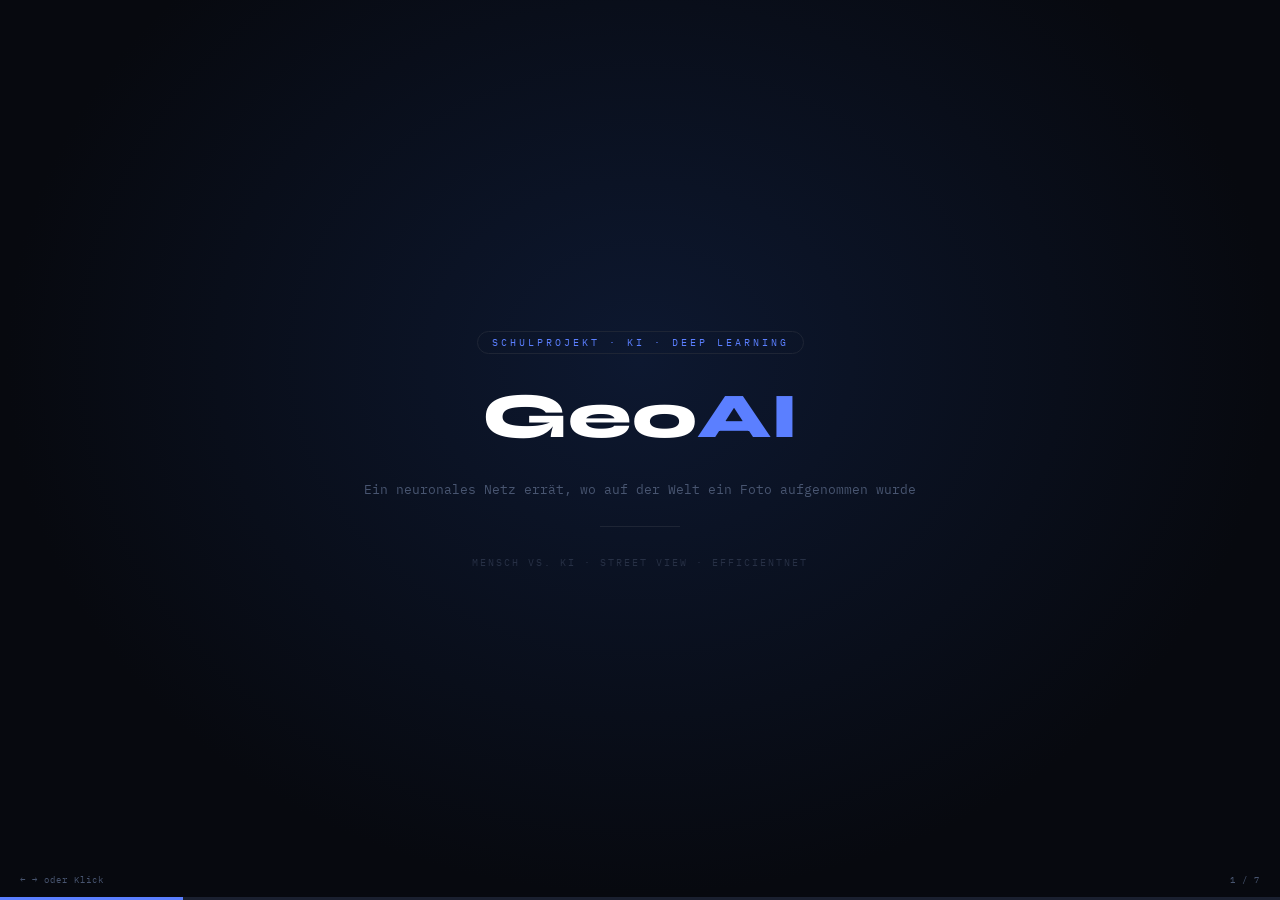
<file: praesentation.html>
<!DOCTYPE html>
<html lang="de">
<head>
<meta charset="UTF-8">
<title>GeoAI Präsentation</title>
<link href="https://fonts.googleapis.com/css2?family=IBM+Plex+Mono:wght@400;600&family=Syne:wght@700;800&display=swap" rel="stylesheet">
<style>
* { margin:0; padding:0; box-sizing:border-box; }
html,body { width:100%; height:100%; background:#07090f; overflow:hidden; }
body { font-family:'IBM Plex Mono',monospace; color:#bcc8e0; }

/* ── SLIDES ── */
.slide {
  display:none; position:absolute; inset:0;
  flex-direction:column; align-items:center; justify-content:center;
  padding:60px 80px; gap:28px;
  animation: fadeIn .4s ease;
}
.slide.active { display:flex; }
@keyframes fadeIn { from{opacity:0;transform:translateY(12px)} to{opacity:1;transform:none} }

/* ── PROGRESS ── */
#progress {
  position:fixed; bottom:0; left:0; right:0; height:3px; background:#1a2030; z-index:100;
}
#progress-bar { height:100%; background:#5b7fff; transition:width .3s ease; }
#slide-counter {
  position:fixed; bottom:14px; right:20px;
  font-size:.58rem; color:#485570; letter-spacing:1px; z-index:100;
}
#nav-hint {
  position:fixed; bottom:14px; left:20px;
  font-size:.58rem; color:#485570; letter-spacing:1px; z-index:100;
}

/* ── TYPOGRAPHY ── */
.tag {
  font-size:.6rem; letter-spacing:3px; text-transform:uppercase;
  color:#5b7fff; border:1px solid #1e2535; border-radius:20px; padding:4px 14px;
}
h1 {
  font-family:'Syne',sans-serif; font-size:3.4rem; font-weight:800;
  color:#fff; text-align:center; line-height:1.1;
}
h1 em { color:#5b7fff; font-style:normal; }
h2 {
  font-family:'Syne',sans-serif; font-size:2rem; font-weight:800; color:#fff;
  text-align:center;
}
h2 em { color:#5b7fff; font-style:normal; }
.sub { font-size:.78rem; color:#485570; text-align:center; }

/* ── CARDS ── */
.cards { display:flex; gap:16px; width:100%; max-width:900px; }
.card {
  flex:1; background:#0d1018; border:1px solid #1e2535; border-radius:12px;
  padding:22px 20px; display:flex; flex-direction:column; gap:10px;
}
.card .icon { font-size:1.6rem; }
.card .ct { font-size:.6rem; text-transform:uppercase; letter-spacing:2px; color:#485570; }
.card .cv { font-size:.82rem; color:#bcc8e0; line-height:1.6; }
.card.green { border-color:rgba(0,232,150,.2); }
.card.red   { border-color:rgba(255,61,90,.2); }
.card.blue  { border-color:rgba(91,127,255,.2); }
.card.yel   { border-color:rgba(255,204,0,.2); }

/* ── PIPELINE ── */
.pipe { display:flex; align-items:center; gap:0; width:100%; max-width:860px; }
.pipe-step {
  flex:1; background:#0d1018; border:1px solid #1e2535; border-radius:10px;
  padding:16px 12px; text-align:center;
}
.pipe-step .ps-icon { font-size:1.4rem; margin-bottom:6px; }
.pipe-step .ps-t { font-size:.58rem; text-transform:uppercase; letter-spacing:1px; color:#485570; margin-bottom:3px; }
.pipe-step .ps-v { font-size:.72rem; color:#bcc8e0; }
.pipe-arrow { color:#1e2535; font-size:1.2rem; padding:0 6px; flex-shrink:0; }

/* ── CODE BLOCK ── */
.code {
  background:#0d1018; border:1px solid #1e2535; border-radius:10px;
  padding:20px 24px; font-size:.72rem; line-height:1.8; width:100%; max-width:700px;
}
.code .cm { color:#485570; }
.code .ck { color:#5b7fff; }
.code .cv { color:#00e896; }
.code .cs { color:#ffcc00; }

/* ── BIG NUMBERS ── */
.bignums { display:flex; gap:20px; }
.bignum {
  background:#0d1018; border:1px solid #1e2535; border-radius:12px;
  padding:22px 30px; text-align:center; min-width:140px;
}
.bignum .bn { font-family:'Syne',sans-serif; font-size:2.4rem; font-weight:800; }
.bignum .bl { font-size:.58rem; text-transform:uppercase; letter-spacing:1.5px; color:#485570; margin-top:4px; }
.bignum.g .bn { color:#00e896; }
.bignum.r .bn { color:#ff3d5a; }
.bignum.b .bn { color:#5b7fff; }
.bignum.y .bn { color:#ffcc00; }

/* ── COMPARISON ── */
.vs-row { display:flex; gap:12px; width:100%; max-width:800px; align-items:center; }
.vs-box {
  flex:1; background:#0d1018; border-radius:10px; padding:18px 20px;
}
.vs-box.bad  { border:1px solid rgba(255,61,90,.25); }
.vs-box.good { border:1px solid rgba(0,232,150,.25); }
.vs-box .vt { font-size:.58rem; text-transform:uppercase; letter-spacing:1.5px; margin-bottom:10px; }
.vs-box.bad  .vt { color:#ff3d5a; }
.vs-box.good .vt { color:#00e896; }
.vs-box ul { list-style:none; display:flex; flex-direction:column; gap:6px; }
.vs-box li { font-size:.72rem; color:#bcc8e0; padding-left:14px; position:relative; }
.vs-box li::before { content:'→'; position:absolute; left:0; color:#485570; }
.vs-sep { font-family:'Syne',sans-serif; font-size:1.4rem; color:#1e2535; flex-shrink:0; }

/* ── TABS PREVIEW ── */
.tab-row { display:flex; gap:8px; }
.tab-pill {
  padding:6px 14px; border-radius:20px; font-size:.62rem; letter-spacing:1px;
  text-transform:uppercase; border:1px solid #1e2535;
}
.tab-pill.act { background:#5b7fff; color:#fff; border-color:#5b7fff; }
.tab-pill.def { color:#485570; }

/* ── SLIDE 1: TITLE ── */
#s1 { background: radial-gradient(ellipse at 50% 40%, #0d1830 0%, #07090f 70%); }
#s1 h1 { font-size:4rem; }
.tagline { font-size:.82rem; color:#485570; }
.author  { font-size:.65rem; color:#273045; letter-spacing:2px; text-transform:uppercase; }

/* ── SLIDE 7: DEMO ── */
#s7 { background: radial-gradient(ellipse at 50% 40%, #0d1a0d 0%, #07090f 70%); }
.demo-big { font-family:'Syne',sans-serif; font-size:5rem; font-weight:800; color:#00e896; }
</style>
</head>
<body>

<!-- ─────────────── SLIDE 1: TITEL ─────────────── -->
<div class="slide active" id="s1">
  <div class="tag">Schulprojekt · KI · Deep Learning</div>
  <h1>Geo<em>AI</em></h1>
  <p class="tagline">Ein neuronales Netz errät, wo auf der Welt ein Foto aufgenommen wurde</p>
  <div style="height:1px;width:80px;background:#1e2535"></div>
  <p class="author">Mensch vs. KI · Street View · EfficientNet</p>
</div>

<!-- ─────────────── SLIDE 2: PROBLEM ─────────────── -->
<div class="slide" id="s2">
  <div class="tag">Das Problem</div>
  <h2>Wo auf der Welt ist dieses Foto?</h2>
  <div class="cards">
    <div class="card blue">
      <div class="icon">🌍</div>
      <div class="ct">Aufgabe</div>
      <div class="cv">Ein Bild zeigen → vorhersagen in welchem Land / welcher Region es aufgenommen wurde</div>
    </div>
    <div class="card">
      <div class="icon">📊</div>
      <div class="ct">Dataset</div>
      <div class="cv">10.000 Google Street View Bilder weltweit mit GPS-Koordinaten</div>
    </div>
    <div class="card">
      <div class="icon">🎯</div>
      <div class="ct">Ziel</div>
      <div class="cv">Distanz zwischen Vorhersage und echtem Ort so klein wie möglich halten</div>
    </div>
  </div>
  <p class="sub">Welt aufgeteilt in 10°×10° Gitterzellen → 145 Klassen</p>
</div>

<!-- ─────────────── SLIDE 3: PIPELINE ─────────────── -->
<div class="slide" id="s3">
  <div class="tag">Wie funktioniert es?</div>
  <h2>Die <em>Pipeline</em></h2>
  <div class="pipe">
    <div class="pipe-step">
      <div class="ps-icon">🖼</div>
      <div class="ps-t">Input</div>
      <div class="ps-v">Street View Bild 224×224px</div>
    </div>
    <div class="pipe-arrow">→</div>
    <div class="pipe-step">
      <div class="ps-icon">🧠</div>
      <div class="ps-t">EfficientNet-B0</div>
      <div class="ps-v">Vortrainiertes CNN erkennt Merkmale</div>
    </div>
    <div class="pipe-arrow">→</div>
    <div class="pipe-step">
      <div class="ps-icon">🗂</div>
      <div class="ps-t">Klassifikation</div>
      <div class="ps-v">145 Gitterzellen weltweit</div>
    </div>
    <div class="pipe-arrow">→</div>
    <div class="pipe-step">
      <div class="ps-icon">📍</div>
      <div class="ps-t">Koordinaten</div>
      <div class="ps-v">Zellmittelpunkt → Lat/Lon</div>
    </div>
    <div class="pipe-arrow">→</div>
    <div class="pipe-step">
      <div class="ps-icon">📏</div>
      <div class="ps-t">Distanz</div>
      <div class="ps-v">Haversine km zum echten Ort</div>
    </div>
  </div>
  <p class="sub">Transfer Learning: EfficientNet kennt schon Kanten, Texturen, Strukturen → wir trainieren nur den Kopf neu</p>
</div>

<!-- ─────────────── SLIDE 4: OVERFITTING ─────────────── -->
<div class="slide" id="s4">
  <div class="tag">Das größte Problem</div>
  <h2><em>Overfitting</em> – und wie wir es gelöst haben</h2>
  <div class="vs-row">
    <div class="vs-box bad">
      <div class="vt">❌ Vorher (Overfitting)</div>
      <ul>
        <li>Train-Accuracy: 99%</li>
        <li>Val-Accuracy: 43%</li>
        <li>Modell lernte Bilder auswendig</li>
        <li>Auf neuen Bildern: schlecht</li>
      </ul>
    </div>
    <div class="vs-sep">→</div>
    <div class="vs-box good">
      <div class="vt">✓ Nachher (unsere Fixes)</div>
      <ul>
        <li>Backbone eingefroren (Phase 1)</li>
        <li>Dropout erhöht: 0.3 → 0.5</li>
        <li>Stärkere Augmentierung</li>
        <li>Weight Decay: 1e-4 → 1e-3</li>
      </ul>
    </div>
  </div>
  <p class="sub">Analogie: Schüler der Prüfungen auswendig lernt vs. der das Konzept wirklich versteht</p>
</div>

<!-- ─────────────── SLIDE 5: TRAINING ─────────────── -->
<div class="slide" id="s5">
  <div class="tag">Training</div>
  <h2>Zweiphasen-<em>Training</em></h2>
  <div class="cards" style="max-width:800px">
    <div class="card blue">
      <div class="icon">❄️</div>
      <div class="ct">Phase 1 · Epochen 1–8</div>
      <div class="cv">
        Backbone eingefroren<br>
        Nur 300k Parameter lernen<br>
        Kopf lernt Gitterzellen kennen<br>
        <br>
        <span style="color:#5b7fff">LR = 3e-4</span>
      </div>
    </div>
    <div class="card green">
      <div class="icon">🔥</div>
      <div class="ct">Phase 2 · Epochen 9–30</div>
      <div class="cv">
        Ganzes Netz aktiv<br>
        4.7M Parameter feintunen<br>
        EfficientNet lernt Geo-Merkmale<br>
        <br>
        <span style="color:#00e896">LR = 5e-5 (sehr niedrig)</span>
      </div>
    </div>
    <div class="card">
      <div class="icon">💾</div>
      <div class="ct">Checkpoint-System</div>
      <div class="cv">
        Speichert nur wenn Val-Loss besser<br>
        Kann jederzeit fortgesetzt werden<br>
        Training-History gespeichert<br>
        <br>
        <span style="color:#485570">best_model.pth</span>
      </div>
    </div>
  </div>
</div>

<!-- ─────────────── SLIDE 6: SPIEL ─────────────── -->
<div class="slide" id="s6">
  <div class="tag">Das Produkt</div>
  <h2>GeoAI <em>Spiel</em> – Mensch vs. KI</h2>
  <div class="tab-row" style="margin-bottom:4px">
    <div class="tab-pill act">🎮 Spiel</div>
    <div class="tab-pill def">🗺 Dataset</div>
    <div class="tab-pill def">📊 Statistik</div>
    <div class="tab-pill def">🤖 Simulation</div>
    <div class="tab-pill def">📤 Upload</div>
  </div>
  <div class="cards" style="max-width:860px">
    <div class="card green">
      <div class="icon">🎮</div>
      <div class="ct">Spiel</div>
      <div class="cv">Du vs. KI · 5 Runden · Punkte nach Distanz (0–5000)</div>
    </div>
    <div class="card blue">
      <div class="icon">🤖</div>
      <div class="ct">Simulation</div>
      <div class="cv">KI spielt alleine · beliebig viele Runden · Live-Statistiken</div>
    </div>
    <div class="card yel">
      <div class="icon">📤</div>
      <div class="ct">Eigenes Bild</div>
      <div class="cv">Beliebiges Bild hochladen → KI schätzt den Ort auf der Weltkarte</div>
    </div>
  </div>
  <p class="sub">Öffentlich spielbar via ngrok-Link · läuft lokal auf unserem PC</p>
</div>

<!-- ─────────────── SLIDE 7: DEMO ─────────────── -->
<div class="slide" id="s7">
  <div class="tag">Live</div>
  <div class="demo-big">Demo</div>
  <p style="font-size:.9rem;color:#485570">localhost:5000</p>
  <div class="bignums" style="margin-top:12px">
    <div class="bignum b">
      <div class="bn">10k</div>
      <div class="bl">Bilder</div>
    </div>
    <div class="bignum g">
      <div class="bn">145</div>
      <div class="bl">Klassen</div>
    </div>
    <div class="bignum y">
      <div class="bn">4.7M</div>
      <div class="bl">Parameter</div>
    </div>
    <div class="bignum r">
      <div class="bn">30</div>
      <div class="bl">Epochen</div>
    </div>
  </div>
</div>

<!-- ─────────────── NAVIGATION ─────────────── -->
<div id="progress"><div id="progress-bar"></div></div>
<div id="slide-counter">1 / 7</div>
<div id="nav-hint">← → oder Klick</div>

<script>
const slides = document.querySelectorAll('.slide');
const total  = slides.length;
let cur = 0;

function go(n) {
  slides[cur].classList.remove('active');
  cur = Math.max(0, Math.min(total-1, n));
  slides[cur].classList.add('active');
  document.getElementById('slide-counter').textContent = `${cur+1} / ${total}`;
  document.getElementById('progress-bar').style.width = `${(cur+1)/total*100}%`;
}

document.addEventListener('keydown', e => {
  if (e.key==='ArrowRight'||e.key===' ') go(cur+1);
  if (e.key==='ArrowLeft')               go(cur-1);
  if (e.key>='1'&&e.key<=String(total))  go(Number(e.key)-1);
});
document.addEventListener('click', e => {
  if (e.clientX > window.innerWidth/2) go(cur+1);
  else go(cur-1);
});

go(0);
</script>
</body>
</html>
</file>
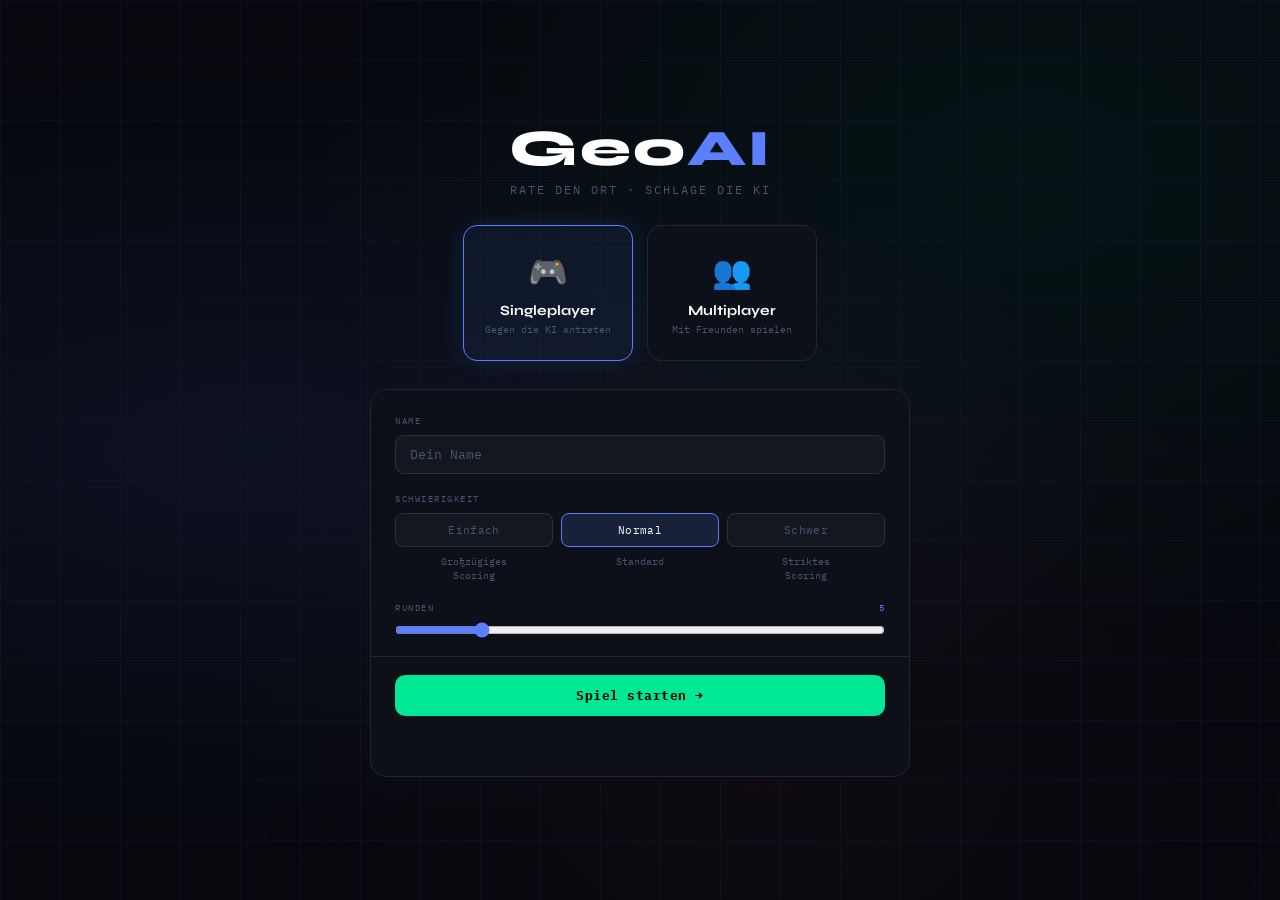
<file: templates/home.html>
<!DOCTYPE html>
<html lang="de">
<head>
<meta charset="UTF-8">
<meta name="viewport" content="width=device-width, initial-scale=1.0">
<title>GeoAI – Mensch vs. KI</title>
<link href="https://fonts.googleapis.com/css2?family=IBM+Plex+Mono:wght@400;600;700&family=Syne:wght@400;600;700;800&display=swap" rel="stylesheet">
<link rel="stylesheet" href="/static/css/home.css?v=2">
</head>
<body>
<div id="bg"></div>

<div id="wrap">
  <!-- Brand -->
  <div id="brand">
    <div id="logo">Geo<em>AI</em></div>
    <p id="tagline">RATE DEN ORT · SCHLAGE DIE KI</p>
  </div>

  <!-- Mode selection -->
  <div id="modes">
    <div class="mode-card active" id="mc-sp" onclick="selectMode('sp')">
      <div class="mc-icon">🎮</div>
      <div class="mc-title">Singleplayer</div>
      <div class="mc-desc">Gegen die KI antreten</div>
    </div>
    <div class="mode-card" id="mc-mp" onclick="selectMode('mp')">
      <div class="mc-icon">👥</div>
      <div class="mc-title">Multiplayer</div>
      <div class="mc-desc">Mit Freunden spielen</div>
    </div>
  </div>

  <!-- Settings card -->
  <div id="settings-card">

    <!-- Name -->
    <div class="set-group">
      <div class="set-label">Name</div>
      <input id="player-name" type="text" placeholder="Dein Name" maxlength="20" autocomplete="off">
    </div>

    <!-- Difficulty -->
    <div class="set-group">
      <div class="set-label">Schwierigkeit</div>
      <div id="diff-btns">
        <button class="diff-btn easy"   data-d="easy"   onclick="setDiff(this)">Einfach</button>
        <button class="diff-btn normal active" data-d="normal" onclick="setDiff(this)">Normal</button>
        <button class="diff-btn hard"   data-d="hard"   onclick="setDiff(this)">Schwer</button>
      </div>
      <div class="diff-info">
        <span>Großzügiges<br>Scoring</span>
        <span>Standard</span>
        <span>Striktes<br>Scoring</span>
      </div>
    </div>

    <!-- Rounds -->
    <div class="set-group">
      <div class="set-label">Runden <span id="rounds-val">5</span></div>
      <input type="range" id="rounds-inp" min="3" max="15" value="5"
             oninput="document.getElementById('rounds-val').textContent=this.value">
    </div>

    <div class="divider"></div>

    <!-- Singleplayer start -->
    <div id="sp-section">
      <button class="start-btn green" onclick="startSingleplayer()">Spiel starten →</button>
    </div>

    <!-- Multiplayer section -->
    <div id="mp-section" style="display:none">

      <!-- Two-column: Host | Join -->
      <div id="mp-cols">
        <div class="mp-col-card" id="mp-host-card">
          <div class="mcc-icon">🏠</div>
          <div class="mcc-title">Raum erstellen</div>
          <div class="mcc-desc">Erstelle einen neuen Raum und lade Freunde ein</div>
          <button class="start-btn" onclick="hostRoom()" id="host-btn">Erstellen →</button>
        </div>
        <div class="mp-col-card" id="mp-join-card">
          <div class="mcc-icon">🔗</div>
          <div class="mcc-title">Beitreten</div>
          <div class="mcc-desc">Gib den Code eines bestehenden Raums ein</div>
          <input id="join-code" type="text" placeholder="AB3K9" maxlength="5" autocomplete="off"
                 onkeydown="if(event.key==='Enter')joinRoom()">
          <button class="start-btn acc" onclick="joinRoom()">Beitreten →</button>
        </div>
      </div>

    </div>

    <div id="error-msg"></div>
  </div>
</div>

<script src="https://cdn.socket.io/4.6.0/socket.io.min.js"></script>
<script>
let socket = null;
let mode   = 'sp';
let diff   = 'normal';

function selectMode(m) {
  mode = m;
  document.querySelectorAll('.mode-card').forEach(c => c.classList.remove('active'));
  document.getElementById('mc-' + m).classList.add('active');
  document.getElementById('sp-section').style.display = m === 'sp' ? 'block' : 'none';
  document.getElementById('mp-section').style.display = m === 'mp' ? 'block' : 'none';
}

function setDiff(btn) {
  document.querySelectorAll('.diff-btn').forEach(b => b.classList.remove('active'));
  btn.classList.add('active');
  diff = btn.dataset.d;
}

function getName()   { return document.getElementById('player-name').value.trim() || 'Spieler'; }
function getRounds() { return parseInt(document.getElementById('rounds-inp').value); }
function showError(msg) { document.getElementById('error-msg').textContent = msg; }

function startSingleplayer() {
  window.location.href = `/game?rounds=${getRounds()}&difficulty=${diff}`;
}

// Show error if redirected back from a missing room
(function() {
  const p = new URLSearchParams(window.location.search);
  if (p.get('error') === 'room_not_found') {
    showError('Raum „' + p.get('code') + '" nicht gefunden oder abgelaufen.');
    // Switch to MP / join tab automatically
    selectMode('mp');
  }
})();

// ── Multiplayer: host creates room via server, non-host just redirects ────────
function hostRoom() {
  showError('');
  const btn = document.getElementById('host-btn');
  if (btn) { btn.disabled = true; btn.textContent = 'Erstelle…'; }
  if (!socket) {
    socket = io();
    socket.on('room_created', onRoomCreated);
    socket.on('join_error',   d => {
      showError(d.msg);
      if (btn) { btn.disabled = false; btn.textContent = 'Erstellen →'; }
    });
  }
  socket.emit('create_room', { name: getName(), rounds: getRounds(), difficulty: diff });
}

function onRoomCreated(data) {
  // Save host credentials, then go straight to the game lobby
  const name = getName();
  sessionStorage.setItem('geoai_name',       name);
  sessionStorage.setItem('geoai_host',       '1');
  sessionStorage.setItem('geoai_host_token', data.host_token || '');
  window.location.href = `/room/${data.code}?name=${encodeURIComponent(name)}`;
}

function joinRoom() {
  const inp  = document.getElementById('join-code');
  const code = inp ? inp.value.trim().toUpperCase() : '';
  if (!code) { showError('Bitte Code eingeben.'); return; }
  showError('');
  const name = getName();
  sessionStorage.setItem('geoai_name', name);
  window.location.href = '/room/' + code + '?name=' + encodeURIComponent(name);
}
</script>
</body>
</html>
</file>
<file: static/css/home.css>
:root {
  --bg:    #07090f;
  --s1:    #0d1018;
  --s2:    #131720;
  --s3:    #1a2030;
  --bd:    #1e2535;
  --bd2:   #273045;
  --text:  #bcc8e0;
  --muted: #485570;
  --green: #00e896;
  --red:   #ff3d5a;
  --yel:   #ffcc00;
  --acc:   #5b7fff;
  --mono:  'IBM Plex Mono', monospace;
  --head:  'Syne', sans-serif;
}
* { margin:0; padding:0; box-sizing:border-box; }
html, body { height:100%; overflow:hidden; }
body { font-family:var(--mono); background:var(--bg); color:var(--text); }

/* ── Animated background ── */
#bg {
  position:fixed; inset:0; z-index:0;
  background:
    radial-gradient(ellipse at 20% 50%, rgba(91,127,255,.08) 0%, transparent 60%),
    radial-gradient(ellipse at 80% 20%, rgba(0,232,150,.05) 0%, transparent 50%),
    radial-gradient(ellipse at 60% 80%, rgba(255,61,90,.04) 0%, transparent 50%);
  animation:bgPulse 8s ease-in-out infinite alternate;
}
@keyframes bgPulse {
  from { opacity:.6; }
  to   { opacity:1; }
}
#bg::after {
  content:''; position:absolute; inset:0;
  background-image:
    linear-gradient(var(--bd) 1px, transparent 1px),
    linear-gradient(90deg, var(--bd) 1px, transparent 1px);
  background-size:60px 60px;
  opacity:.25;
}

/* ── Layout ── */
#wrap {
  position:relative; z-index:1;
  height:100vh; display:flex; flex-direction:column;
  align-items:center; justify-content:center; gap:28px;
  padding:24px;
}

/* ── Brand ── */
#brand { text-align:center; }
#logo {
  font-family:var(--head); font-size:3.2rem; font-weight:800;
  letter-spacing:2px; color:#fff; line-height:1;
}
#logo em { color:var(--acc); font-style:normal; }
#tagline { color:var(--muted); font-size:.72rem; letter-spacing:2px; margin-top:8px; }

/* ── Mode cards ── */
#modes { display:flex; gap:14px; }
.mode-card {
  width:170px; padding:24px 16px; text-align:center;
  background:var(--s1); border:1px solid var(--bd); border-radius:14px;
  cursor:pointer; transition:all .25s; user-select:none;
}
.mode-card:hover {
  border-color:var(--acc); background:var(--s2); transform:translateY(-3px);
  box-shadow:0 8px 24px rgba(0,0,0,.3);
}
.mode-card.active {
  border-color:var(--acc); background:rgba(91,127,255,.08);
  box-shadow:0 0 24px rgba(91,127,255,.15);
}
.mc-icon { font-size:2rem; margin-bottom:10px; }
.mc-title { font-family:var(--head); font-size:.88rem; font-weight:700; color:#fff; margin-bottom:4px; }
.mc-desc  { font-size:.62rem; color:var(--muted); }

/* ── Settings card ── */
#settings-card {
  width:100%; max-width:540px;
  background:var(--s1); border:1px solid var(--bd); border-radius:16px;
  padding:24px; display:flex; flex-direction:column; gap:18px;
}
.set-group { display:flex; flex-direction:column; gap:8px; }
.set-label {
  font-size:.58rem; text-transform:uppercase; letter-spacing:1.5px;
  color:var(--muted);
}
.set-label span { color:var(--acc); float:right; }

/* Name input */
#player-name {
  width:100%; padding:10px 14px; background:var(--s2); border:1px solid var(--bd2);
  border-radius:9px; color:#fff; font-family:var(--mono); font-size:.8rem;
  outline:none; transition:border-color .15s;
}
#player-name:focus { border-color:var(--acc); }
#player-name::placeholder { color:var(--muted); }

/* Difficulty */
#diff-btns { display:flex; gap:8px; }
.diff-btn {
  flex:1; padding:9px; border-radius:8px; border:1px solid var(--bd2);
  background:var(--s2); color:var(--muted); font-family:var(--mono);
  font-size:.68rem; cursor:pointer; transition:all .15s; letter-spacing:.3px;
}
.diff-btn:hover { border-color:var(--acc); color:var(--text); }
.diff-btn.active { background:rgba(91,127,255,.15); border-color:var(--acc); color:#fff; }
.diff-btn.active.easy { background:rgba(0,232,150,.12); border-color:var(--green); color:var(--green); }
.diff-btn.active.hard { background:rgba(255,61,90,.12);  border-color:var(--red);   color:var(--red); }

.diff-info {
  display:flex; gap:8px; font-size:.6rem; color:var(--muted);
}
.diff-info span { flex:1; text-align:center; line-height:1.5; }

/* Rounds slider */
#rounds-inp { width:100%; accent-color:var(--acc); cursor:pointer; }

/* Divider */
.divider { height:1px; background:var(--bd); margin:0 -24px; }

/* ── Multiplayer section ── */
#mp-cols {
  display:grid; grid-template-columns:1fr 1fr; gap:14px;
}
.mp-col-card {
  display:flex; flex-direction:column; gap:12px; padding:20px;
  background:var(--s2); border:1px solid var(--bd2); border-radius:14px;
  transition:all .2s; position:relative; overflow:hidden;
}
.mp-col-card::before {
  content:''; position:absolute; inset:0; opacity:0;
  transition:opacity .2s; border-radius:14px;
}
#mp-host-card::before {
  background:radial-gradient(ellipse at 50% 100%, rgba(0,232,150,.06) 0%, transparent 70%);
}
#mp-join-card::before {
  background:radial-gradient(ellipse at 50% 100%, rgba(91,127,255,.06) 0%, transparent 70%);
}
.mp-col-card:hover { border-color:var(--acc); transform:translateY(-2px); }
.mp-col-card:hover::before { opacity:1; }
.mcc-icon  { font-size:1.8rem; position:relative; }
.mcc-title { font-family:var(--head); font-size:.88rem; font-weight:700; color:#fff; position:relative; }
.mcc-desc  { font-size:.62rem; color:var(--muted); line-height:1.6; flex:1; position:relative; }

#join-code {
  width:100%; padding:10px 14px; background:var(--s1); border:1px solid var(--bd2);
  border-radius:9px; color:#fff; font-family:var(--mono); font-size:.88rem;
  text-align:center; text-transform:uppercase; letter-spacing:4px;
  outline:none; transition:all .15s; position:relative;
}
#join-code:focus { border-color:var(--acc); box-shadow:0 0 12px rgba(91,127,255,.15); }
#join-code::placeholder { color:var(--muted); letter-spacing:1px; text-transform:none; font-size:.75rem; }

/* Start / action buttons */
.start-btn {
  width:100%; padding:12px; border:none; border-radius:10px;
  background:var(--acc); color:#fff; font-family:var(--mono);
  font-size:.8rem; font-weight:700; letter-spacing:.5px;
  cursor:pointer; transition:all .2s; position:relative;
}
.start-btn:hover { background:#7b9fff; transform:translateY(-1px); }
.start-btn:disabled { opacity:.3; cursor:not-allowed; transform:none; }
.start-btn.green { background:var(--green); color:#000; }
.start-btn.green:hover { background:#33ffa8; }
.start-btn.acc { background:var(--acc); }
.start-btn.acc:hover { background:#7b9fff; }

/* Error */
#error-msg {
  font-size:.68rem; color:var(--red); text-align:center;
  min-height:18px;
}

/* ── Responsive ── */
@media (max-width: 560px) {
  #modes { flex-direction:column; align-items:center; }
  .mode-card { width:100%; max-width:300px; }
  #mp-cols { grid-template-columns:1fr; }
  #settings-card { padding:18px; }
}
</file>
